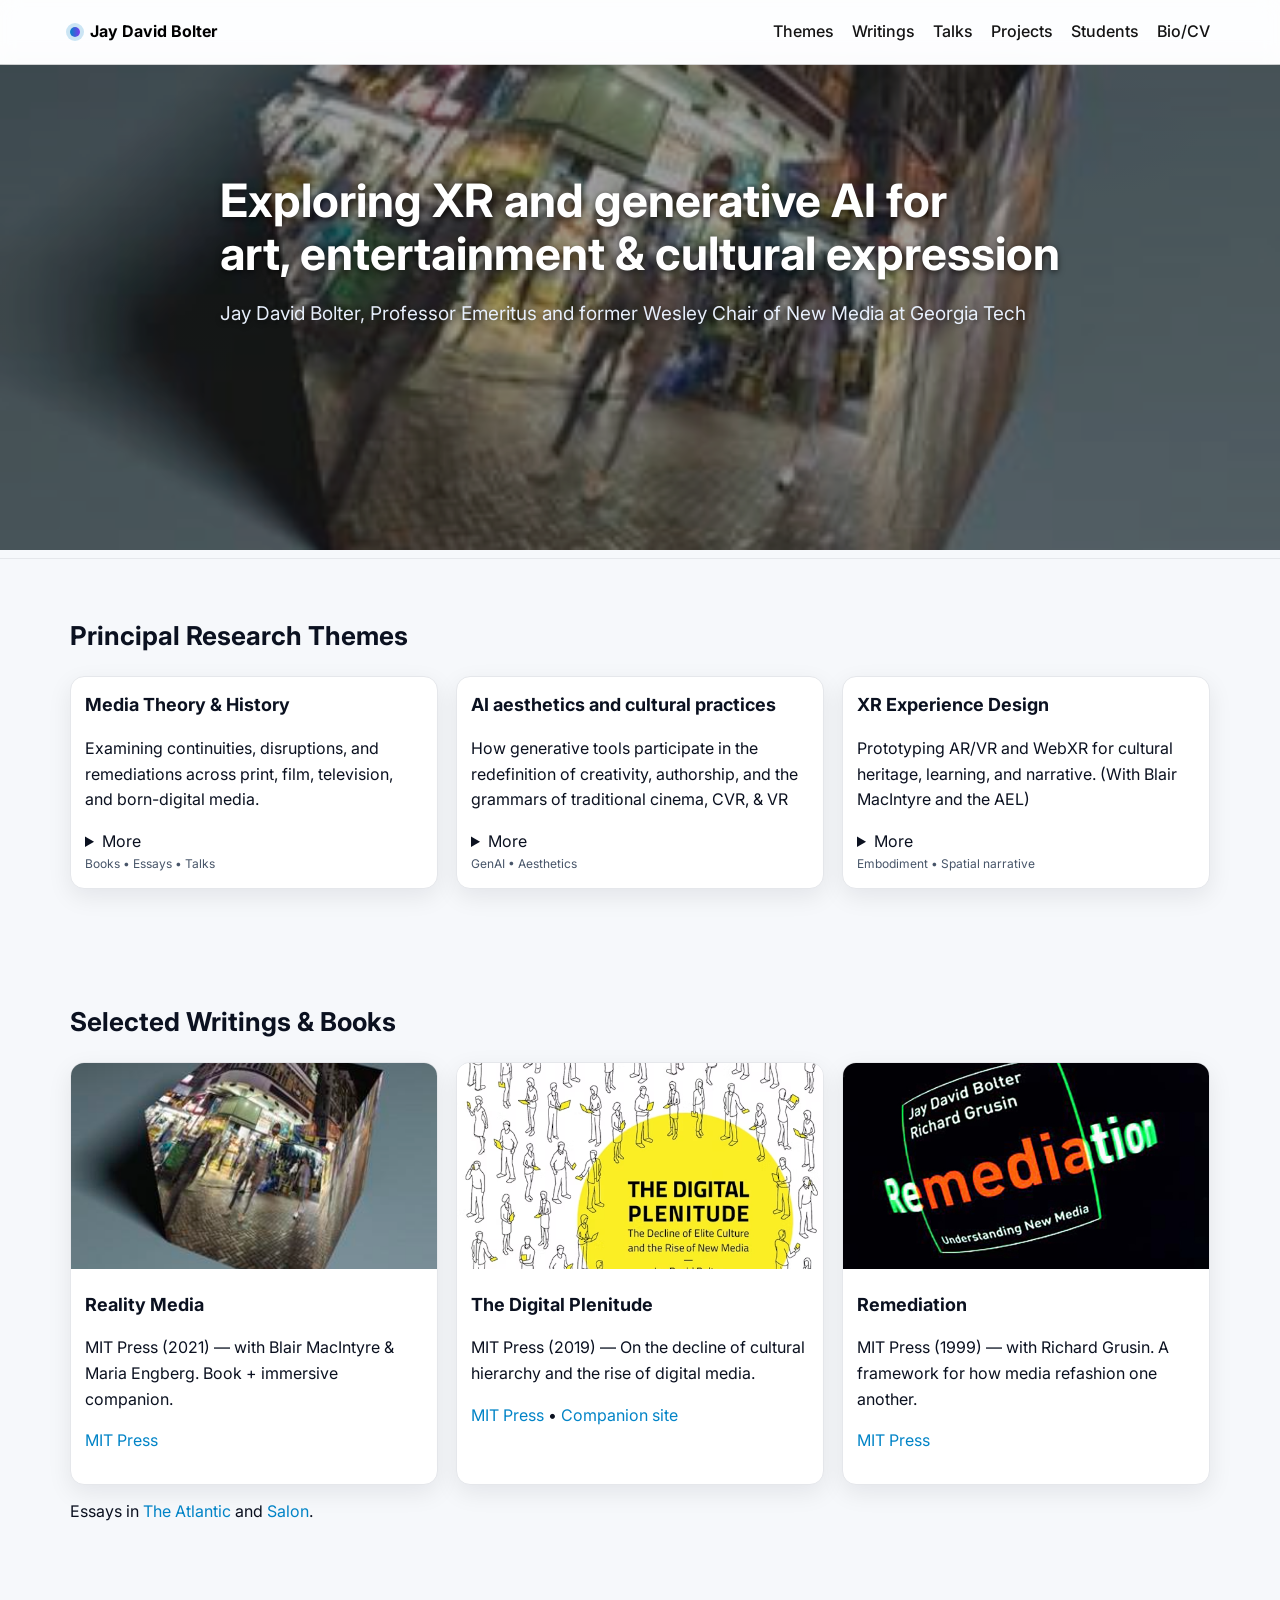
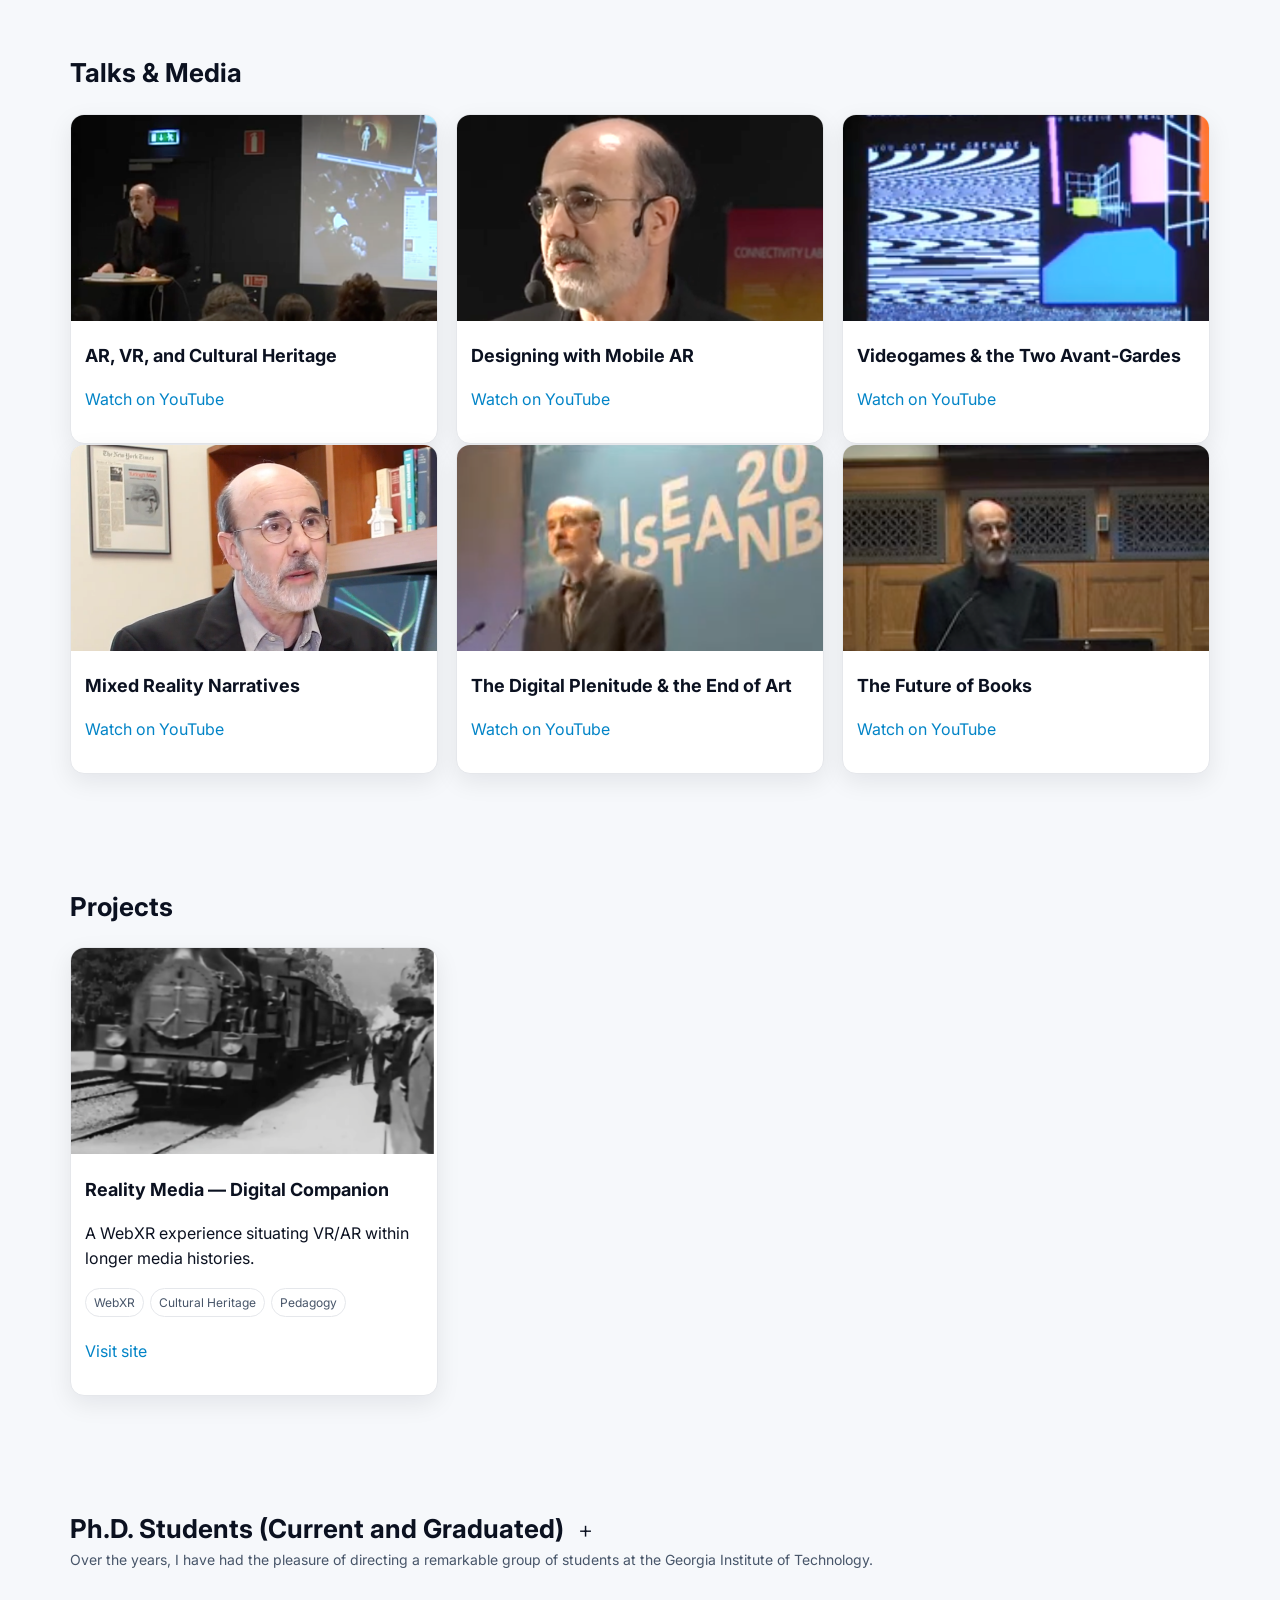
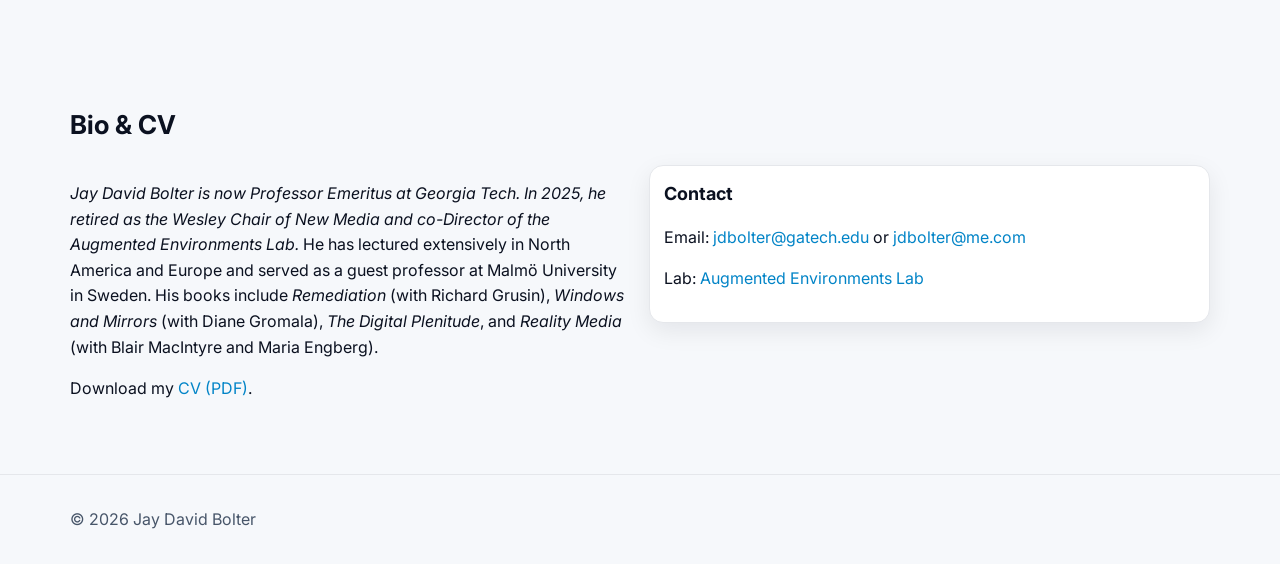
<file: index.html>
<!DOCTYPE html>
<html lang="en">
<head>
  <meta charset="utf-8" />
  <meta name="viewport" content="width=device-width, initial-scale=1" />
  <title>Jay David Bolter · Media Theory · XR & AI</title>
  <meta name="description" content="Professional page for Jay David Bolter: media theory & history, XR experience design, and AI affordances for expression." />
  <meta property="og:title" content="Jay David Bolter" />
  <meta property="og:description" content="Media theory & history, XR experience design, and AI affordances for expression." />
  <meta property="og:image" content="assets/banner.jpg" />
  <link rel="preconnect" href="https://fonts.googleapis.com">
  <link rel="preconnect" href="https://fonts.gstatic.com" crossorigin>
  <link href="https://fonts.googleapis.com/css2?family=Inter:wght@300;400;500;600;700&display=swap" rel="stylesheet">
  <link rel="stylesheet" href="assets/site.css">
</head>
<body>
  <a class="skip" href="#main">Skip to content</a>

  <!-- NAV -->
  <header class="nav" role="banner">
    <div class="container nav-inner">
      <div class="brand"><span class="brand-dot" aria-hidden="true"></span> Jay David Bolter</div>
      <nav class="links" aria-label="Primary">
        <a href="#focus">Themes</a>
        <a href="#writing">Writings</a>
        <a href="#talks">Talks</a>
        <a href="#projects">Projects</a>
        <a href="#students">Students</a>
        <a href="#bio">Bio/CV</a>
      </nav>
      <button class="burger" id="menuBtn" aria-expanded="false" aria-controls="m">Menu</button>
    </div>
  </header>

  <!-- HERO -->
  <section class="hero" id="home" aria-label="Hero">
    <div class="hero-bg" aria-hidden="true"></div>
    <div class="hero-media">
      <img src="assets/banner.jpg" alt="Abstract banner evoking XR and AI" />
      <div class="hero-content">
        <div class="hero-card">
          <h1>Exploring XR and generative AI for<br> art, entertainment & cultural expression</h1>
          <p class="lead">Jay David Bolter, Professor Emeritus and former Wesley Chair of New Media at Georgia Tech</p>
        </div>
      </div>
    </div>
  </section>

  <main id="main">
    <!-- FOCUS -->
    <section id="focus" aria-labelledby="focus-h">
      <div class="container">
        <div class="section-head">
          <h2 id="focus-h">Principal Research Themes</h2>
        </div>
        <div class="grid cols-3">
          <article class="card">
            <div class="card-body">
              <h3>Media Theory & History</h3>
              <p>Examining continuities, disruptions, and remediations across print, film, television, and born-digital media.</p>
              <details class="more">
                <summary>More</summary>
                <p>I study how new (digital) media affect and are affected by earlier media and media forms, including film, television, and print. That work began with Writing Space: The Computer, Hypertext and the Remediation of Print (first edition 1991; second edition 2001 by Lawrence Erlbaum). Writing Space examined the computer’s place in the history of symbolic (textual) media. I argue that digital hypertext is the remediation of the printed book. Remediation: Understanding New Media (coauthored by Richard Grusin, MIT Press, 1999) focuses on the relationship between visual digital expressions (such as computer games and the World Wide Web) and earlier media forms (such as film and television). We argue that digital forms both borrow from and seek to surpass earlier forms, and we give this process the name “remediation.” Windows and Mirrors (coauthored with Diane Gromala, MIT Press, 2003) examines digital art as a radical form of interface design. My most recent single-authored book The Digital Plenitude was published by MIT Press in 2019. It focuses on two developments in the second half of the twentieth-century century that have helped to define our media culture in the twenty-first: the decline of cultural hierarchy and the rise of digital media. There is a digital companion at www.digitalplenitude.net.</p>
              </details>
              <div class="meta">Books • Essays • Talks</div>
            </div>
          </article>
          <article class="card">
            <div class="card-body">
              <h3>AI aesthetics and cultural practices</h3>
              <p>How generative tools participate in the redefinition of creativity, authorship, and the grammars of traditional cinema, CVR, & VR</p>
              <details class="more">
                <summary>More</summary>
                <p>Working with current and recent Ph.D. students, I am exploring the aesthetics of generative AI, especially for the creation of traditional screen-based cinema, CVR, and 'true' 3D VR.</p>
              </details>
              <div class="meta">GenAI • Aesthetics</div>
            </div>
          </article>
          <article class="card">
            <div class="card-body">
              <h3>XR Experience Design</h3>
              <p>Prototyping AR/VR and WebXR for cultural heritage, learning, and narrative. (With Blair MacIntyre and the AEL)</p>
              <details class="more">
                <summary>More</summary>
                <p>For more than two decades, I worked with Prof. Blair MacIntyre who heads the AEL (Augmented Environments Lab) to explore new forms of informal education, personal expression, and entertainment. We designed and built a number of prototypes and experimental systems for Augmented Reality. More recently we created experiences in VR, and especially WebVR, a protocol that allows users to access VR through a web browser on a smartphone, computer, or through a VR headset. We created a digital companion to our book Reality Media (MIT Press, 2021) using this technology. Reality Media places virtual and augmented reality in the tradition of other media, especially film and television, that fashion visual and auditory realities for their viewers. The digital companion illustrates this tradition both as a website and an immersive experience.</p>
              </details>
              <div class="meta">Embodiment • Spatial narrative</div>
            </div>
          </article>
        </div>
      </div>
    </section>

    <!-- WRITING -->
    <section id="writing" aria-labelledby="writing-h">
      <div class="container">
        <div class="section-head">
          <h2 id="writing-h">Selected Writings & Books</h2>
        </div>
        <div class="grid cols-3">
          <article class="card">
            <img src="assets/talks/reality.png" alt="Books graphic" />
            <div class="card-body">
              <h3>Reality Media</h3>
              <p>MIT Press (2021) — with Blair MacIntyre & Maria Engberg. Book + immersive companion.</p>
              <p><a href="https://mitpress.mit.edu/9780262045124/reality-media/" target="_blank" rel="noopener">MIT Press</a></p>
            </div>
          </article>
          <article class="card">
            <img src="assets/talks/plenitude.png" alt="Books graphic" />
            <div class="card-body">
              <h3>The Digital Plenitude</h3>
              <p>MIT Press (2019) — On the decline of cultural hierarchy and the rise of digital media.</p>
              <p><a href="https://mitpress.mit.edu/9780262039734/the-digital-plenitude/" target="_blank" rel="noopener">MIT Press</a> • <a href="http://www.digitalplenitude.net" target="_blank" rel="noopener">Companion site</a></p>
            </div>
          </article>
          <article class="card">
            <img src="assets/talks/remediation.png" alt="Books graphic" />
            <div class="card-body">
              <h3>Remediation</h3>
              <p>MIT Press (1999) — with Richard Grusin. A framework for how media refashion one another.</p>
              <p><a href="https://mitpress.mit.edu/9780262522793/remediation/" target="_blank" rel="noopener">MIT Press</a></p>
            </div>
          </article>
        </div>
        <p style="margin-top:14px">Essays in <a href="https://www.theatlantic.com/technology/archive/2019/05/why-social-media-ruining-political-discourse/589108/" target="_blank" rel="noopener">The Atlantic</a> and <a href="https://www.salon.com/writer/jay-david-bolter" target="_blank" rel="noopener">Salon</a>.</p>
      </div>
    </section>

    <!-- TALKS -->
    <section id="talks" aria-labelledby="talks-h">
      <div class="container">
        <div class="section-head">
          <h2 id="talks-h">Talks & Media</h2>
        </div>
        <div class="grid cols-3">
          <article class="card">
            <img src="assets/talks/malmo.png" alt="Malmö talk thumbnail" />
            <div class="card-body">
              <h3>AR, VR, and Cultural Heritage</h3>
              <p><a href="https://youtu.be/hkXNz5d6hg8?feature=shared" target="_blank" rel="noopener">Watch on YouTube</a></p>
            </div>
          </article>
          <article class="card">
            <img src="assets/talks/designing.png" alt="Designing with AR thumbnail" style="object-position:center top;" />
            <div class="card-body">
              <h3>Designing with Mobile AR</h3>
              <p><a href="https://youtu.be/P0-_Sc5UKIQ?feature=shared" target="_blank" rel="noopener">Watch on YouTube</a></p>
            </div>
          </article>
          <article class="card">
            <img src="assets/talks/games.png" alt="Games & avant-gardes thumbnail" />
            <div class="card-body">
              <h3>Videogames & the Two Avant-Gardes</h3>
              <p><a href="https://youtu.be/50H6oA5K97w?feature=shared" target="_blank" rel="noopener">Watch on YouTube</a></p>
            </div>
          </article>
        </div>
        <div class="grid cols-3">
          <article class="card">
            <img src="assets/talks/mixed.png" alt="Mixed Reality Narratives thumbnail" style="object-position:center top;" />
            <div class="card-body">
              <h3>Mixed Reality Narratives</h3>
              <p><a href="https://www.youtube.com/watch?v=VfJPQSbQXXM" target="_blank" rel="noopener">Watch on YouTube</a></p>
            </div>
          </article>
          <article class="card">
            <img src="assets/talks/istanbul.png" alt="The Digital Plenitude & the End of Art thumbnail" style="object-position:center top;" />
            <div class="card-body">
              <h3>The Digital Plenitude & the End of Art</h3>
              <p><a href="https://www.youtube.com/watch?v=SkojYeok6LY" target="_blank" rel="noopener">Watch on YouTube</a></p>
            </div>
          </article>
          <article class="card">
            <img src="assets/talks/books.png" alt="The Future of Books thumbnail" style="object-position:center top;" />
            <div class="card-body">
              <h3>The Future of Books</h3>
              <p><a href="https://www.youtube.com/watch?v=1F2mrr7FYw8" target="_blank" rel="noopener">Watch on YouTube</a></p>
            </div>
          </article>
        </div>
      </div>
    </section>

    <!-- PROJECTS with filters -->
    <section id="projects" aria-labelledby="projects-h">
      <div class="container">
        <div class="section-head">
          <h2 id="projects-h">Projects</h2>
        </div>
        <!--
        <div class="filters" role="toolbar" aria-label="Project filters">
          <button class="chip" data-filter="all" aria-pressed="true">All</button>
          <button class="chip" data-filter="xr">XR</button>
          <button class="chip" data-filter="ai">AI</button>
          <button class="chip" data-filter="theory">Theory</button>
        </div>
        -->
        <div class="grid cols-3" id="projectGrid">
          <article class="card" data-tags="xr theory">
            <img src="assets/projects/realitymedia.png" alt="RealityMedia image" />
            <div class="card-body">
              <h3>Reality Media — Digital Companion</h3>
              <p>A WebXR experience situating VR/AR within longer media histories.</p>
              <div><span class="tag">WebXR</span><span class="tag">Cultural Heritage</span><span class="tag">Pedagogy</span></div>
              <p><a href="https://realitymedia.digital/" target="_blank" rel="noopener">Visit site</a></p>
            </div>
          </article>
        </div>
      </div>
    </section>

    <!-- STUDENTS (collapsible) -->
    <section id="students" aria-labelledby="students-h">
      <div class="container">
        <div class="section-head clickable" id="studentsToggle" role="button" tabindex="0" aria-expanded="false" aria-controls="studentsContent">
          <div>
            <h2 id="students-h">Ph.D. Students (Current and Graduated) <span class="toggle-icon" aria-hidden="true">+</span></h2>
            <p class="section-subtitle"> Over the years, I have had the pleasure of directing a remarkable group of students at the Georgia Institute of Technology.</p>
          </div>
        </div>
        <div id="studentsContent" class="collapsible-content" aria-hidden="true">
          <div class="grid cols-3" id="studentsGrid">
            <!-- Student cards will be dynamically loaded from students.json -->
          </div>
        </div>
      </div>
    </section>

    <!-- BIO/CV -->
    <section id="bio" aria-labelledby="bio-h">
      <div class="container">
        <div class="section-head">
          <h2 id="bio-h">Bio & CV</h2>
        </div>
        <div class="grid cols-2">
          <div>
            <p><em>Jay David Bolter is now Professor Emeritus at Georgia Tech. In 2025, he retired as the Wesley Chair of New Media and co-Director of the Augmented Environments Lab.</em> He has lectured extensively in North America and Europe and served as a guest professor at Malmö University in Sweden. His books include <em>Remediation</em> (with Richard Grusin), <em>Windows and Mirrors</em> (with Diane Gromala), <em>The Digital Plenitude</em>, and <em>Reality Media</em> (with Blair MacIntyre and Maria Engberg).</p>
            <p>Download my <a href="bolter-cv.pdf" target="_blank" rel="noopener">CV (PDF)</a>.</p>
          </div>
          <div>
            <div class="card"><div class="card-body">
              <h3>Contact</h3>
              <p>Email: <a href="mailto:jdbolter@gatech.edu">jdbolter@gatech.edu</a> or <a href="mailto:jdbolter@me.com">jdbolter@me.com</a></p>
              <p>Lab: <a href="https://ael.gatech.edu/" target="_blank" rel="noopener">Augmented Environments Lab</a></p>
            </div></div>
          </div>
        </div>
      </div>
    </section>
  </main>

  <footer role="contentinfo">
    <div class="container foot">
      <div>© <span id="year"></span> Jay David Bolter</div>
    </div>
  </footer>


  <script>
    // Theme preference
    const toggle = document.getElementById('themeToggle');
    const saved = localStorage.getItem('theme');
    if(saved){ document.documentElement.dataset.theme = saved; }
    toggle?.addEventListener('click', ()=>{
      const next = document.documentElement.dataset.theme === 'light' ? 'dark' : 'light';
      document.documentElement.dataset.theme = next;
      localStorage.setItem('theme', next);
    });

    // Mobile menu (simple disclosure pattern using dialog semantics)
    const menuBtn = document.getElementById('menuBtn');
    menuBtn?.addEventListener('click', ()=>{
      const links = document.querySelector('.links');
      const isOpen = getComputedStyle(links).display !== 'none';
      links.style.display = isOpen ? 'none' : 'flex';
      menuBtn.setAttribute('aria-expanded', String(!isOpen));
    });

    /*
    // Project filters (temporarily disabled)
    const chips = document.querySelectorAll('.chip');
    const cards = document.querySelectorAll('#projectGrid .card');
    chips.forEach(ch => ch.addEventListener('click', ()=>{
      chips.forEach(c=>c.setAttribute('aria-pressed','false'));
      ch.setAttribute('aria-pressed','true');
      const f = ch.dataset.filter;
      cards.forEach(card=>{
        if(f==='all'){ card.style.display='block';}
        else {
          const tags = card.getAttribute('data-tags');
          card.style.display = tags.includes(f) ? 'block' : 'none';
        }
      });
    }));
    */

    // Year
    document.getElementById('year').textContent = new Date().getFullYear();

    // Load students from JSON
    fetch('assets/students/students.json')
      .then(response => response.json())
      .then(students => {
        const grid = document.getElementById('studentsGrid');
        const fullCards = students.filter(student => student.display !== 'compact');
        const compactStudents = students.filter(student => student.display === 'compact');

        fullCards.forEach(student => {
          const card = document.createElement('article');
          card.className = 'card';
          
          const photoSrc = student.photo || 'placeholder.svg';
          
          card.innerHTML = `
            <img src="assets/students/${photoSrc}" alt="${student.name}" onerror="this.src='assets/students/placeholder.svg'" />
            <div class="card-body">
              <h3>${student.name}</h3>
              <p>${student.bio}</p>
              ${student.website ? `<p><a href="${student.website}" target="_blank" rel="noopener">Website</a></p>` : ''}
              <div class="meta">${student.year}</div>
            </div>
          `;
          grid.appendChild(card);
        });

        if(compactStudents.length){
          const compactList = document.createElement('ul');
          compactList.className = 'student-compact-list';
          compactList.setAttribute('aria-label', 'Additional graduates');

          compactStudents.forEach(student => {
            const item = document.createElement('li');
            const name = document.createElement('span');
            const year = document.createElement('span');

            name.className = 'student-compact-name';
            name.textContent = student.name;
            year.className = 'meta';
            year.textContent = student.year;

            item.append(name, year);
            compactList.appendChild(item);
          });

          grid.appendChild(compactList);
        }
      })
      .catch(err => console.error('Error loading students:', err));

    // Students section toggle
    const studentsToggle = document.getElementById('studentsToggle');
    const studentsContent = document.getElementById('studentsContent');
    const toggleIcon = studentsToggle?.querySelector('.toggle-icon');
    
    studentsToggle?.addEventListener('click', ()=>{
      const isExpanded = studentsToggle.getAttribute('aria-expanded') === 'true';
      studentsToggle.setAttribute('aria-expanded', String(!isExpanded));
      studentsContent.setAttribute('aria-hidden', String(isExpanded));
      studentsContent.classList.toggle('expanded');
      toggleIcon.classList.toggle('open');
    });
    
    // Allow keyboard activation (Enter/Space)
    studentsToggle?.addEventListener('keydown', (e)=>{
      if(e.key === 'Enter' || e.key === ' '){
        e.preventDefault();
        studentsToggle.click();
      }
    });


    // Simple reveal on scroll
    const reveal = new IntersectionObserver((entries)=>{
      entries.forEach(entry=>{
        if(entry.isIntersecting){
          entry.target.style.transform='translateY(0)';
          entry.target.style.opacity=1; reveal.unobserve(entry.target);
        }
      })
    },{threshold:.12});
    document.querySelectorAll('.card, .hero-card').forEach(el=>{
      el.style.opacity=0; el.style.transform='translateY(12px)'; el.style.transition='opacity .6s ease, transform .6s ease';
      reveal.observe(el);
    });

  </script>
</body>
</html>
</file>
<file: assets/site.css>
:root{
      --bg: #0c0f14; --text:#e7edf7; --muted:#98a5ba; --surface:#101520; --panel:#141b28;
      --border:#202838; --accent:#6ee7ff; --accent2:#a78bfa; --ring: rgba(110,231,255,.4);
      --shadow: 0 10px 30px rgba(0,0,0,.35);
    }
    @media (prefers-color-scheme: light){
      :root{ --bg:#f6f8fb; --text:#0b1120; --muted:#475569; --surface:#ffffff; --panel:#ffffff; --border:#e5e7eb; --accent:#0284c7; --accent2:#7c3aed; --ring: rgba(2,132,199,.2); --shadow:0 8px 24px rgba(2,6,23,.08);} }
    *,*::before,*::after{box-sizing:border-box}
    html,body{height:100%}
    body{margin:0;padding-top:64px;background:var(--bg);color:var(--text);font-family:'Inter',system-ui,Segoe UI,Roboto,Arial,sans-serif;line-height:1.6}
    a{color:var(--accent);text-decoration:none}
    a:hover{text-decoration:underline}
    .container{max-width:1180px;margin:0 auto;padding:0 20px}

    /* Skip link */
    .skip{position:absolute;left:-9999px;top:auto;overflow:hidden}
    .skip:focus{left:16px;top:16px;background:var(--panel);border:2px solid var(--accent);padding:8px 12px;border-radius:8px;z-index:10000}

    /* NAV */
    .nav{position:fixed;top:0;left:0;right:0;z-index:1100;background:rgba(255,255,255,0.78);backdrop-filter:saturate(140%) blur(10px);border-bottom:1px solid rgba(0,0,0,0.1)}
    .nav-inner{display:flex;align-items:center;justify-content:space-between;height:64px}
    .brand{display:flex;align-items:center;gap:10px;font-weight:700;color:#000;}
    .brand-dot{width:10px;height:10px;border-radius:50%;background:linear-gradient(90deg,var(--accent),var(--accent2));box-shadow:0 0 0 4px var(--ring)}
    .links{display:flex;gap:18px;align-items:center}
    .links a{color:#000;opacity:.92;font-weight:500}
    .burger{display:none}
    @media (max-width:760px){.links{display:none}.burger{display:inline-flex;align-items:center;gap:8px;border:1px solid var(--border);background:transparent;color:var(--muted);padding:6px 10px;border-radius:10px;}}

    /* HERO */
    .hero{position:relative;overflow:hidden;border-bottom:1px solid var(--border)}
    .hero-bg{position:absolute;inset:0;background:radial-gradient(1200px 600px at 20% -10%,rgba(110,231,255,.25),transparent 60%),radial-gradient(900px 500px at 85% 10%,rgba(167,139,250,.22),transparent 55%),linear-gradient(180deg,rgba(255,255,255,.06),rgba(255,255,255,0));pointer-events:none}
    .hero-media{position:relative}
    /* .hero-media::after{content:"";position:absolute;inset:0;background:linear-gradient(180deg,rgba(0,0,0,.42),rgba(0,0,0,.42));pointer-events:none} */
    .hero-media::after{content:"";position:absolute;inset:0;pointer-events:none;}
    .hero-media img{
      width:100%;
      height:54vh;
      object-fit:cover;
      filter: brightness(0.6) saturate(105%) contrast(98%);
      opacity:0.94;
    }
    .hero-content{
      position:absolute;
      inset:0;
      display:grid;
      place-items:center;
      transform: translateY(-6vh);
      /* The card sits over the image, no background overlay needed */
    }
    .hero-card{
      margin:24px;
      background: transparent;
      border: none;
      border-radius: 0;
      box-shadow: none;
      backdrop-filter: none;
      max-width: min(1020px,92%);
      padding:24px;
    }
    .hero-card h1,
    .hero-card .lead {
      text-shadow: 0 2px 6px rgba(0,0,0,0.6);
    }
    .hero-card h1{color:#ffffff;}
    .hero-card .lead{color:#eaf2ff;opacity:.98}
    .eyebrow{font-size:12px;letter-spacing:.14em;text-transform:uppercase;color:#d8e4f7}
    h1{font-size:clamp(26px,4vw,46px);line-height:1.15;margin:.2em 0}
    .lead{font-size:clamp(16px,2.2vw,19px);color:var(--muted)}
    .cta{display:flex;flex-wrap:wrap;gap:12px;margin-top:14px}
    .btn{display:inline-flex;align-items:center;gap:8px;padding:10px 14px;border-radius:12px;border:1px solid var(--border);background:var(--surface);color:var(--text);font-weight:600}
    .btn.primary{background:linear-gradient(90deg,var(--accent),var(--accent2));color:#081018;border:none}

    /* SECTIONS */
    main section{padding:56px 0}
    .section-head{display:flex;align-items:flex-end;justify-content:space-between;gap:10px;margin-bottom:20px}
    .section-head h2{margin:0;font-size:26px}
    .kicker{color:var(--muted);font-size:14px}

    /* XR MODAL & DETAILS */
    details.more{margin-top:8px}
    details.more summary{cursor:pointer}
    dialog{border:1px solid var(--border);border-radius:12px;padding:20px;background:var(--surface);color:var(--text);max-width:720px;box-shadow:var(--shadow)}
    dialog::backdrop{background:rgba(0,0,0,.5)}

    /* GRIDS */
    .grid{display:grid;gap:18px}
    .grid.cols-3{grid-template-columns:repeat(3,1fr)}
    .grid.cols-2{grid-template-columns:repeat(2,1fr)}
    @media (max-width:980px){.grid.cols-3{grid-template-columns:repeat(2,1fr)}}
    @media (max-width:720px){.grid.cols-3,.grid.cols-2{grid-template-columns:1fr}}
    .card{background:var(--panel);border:1px solid var(--border);border-radius:14px;overflow:hidden;box-shadow:var(--shadow);transition:transform .2s ease}
    .card:hover{transform:translateY(-3px)}
    .card img{width:100%;aspect-ratio:16/9;object-fit:cover}
    #studentsGrid .card img{height:300px;aspect-ratio:auto}
    #studentsGrid img[src$="Fisher.webp"]{object-position:center 20%}
    #studentsGrid img[src$="Fiorilli.jpg"]{object-position:center top}
    #studentsGrid img[src$="Soy.jpg"]{object-position:center top}
    #studentsGrid img[src$="Rouse.jpg"]{object-position:center 25%}
    #studentsGrid img[src$="Phelps.png"]{object-fit:contain;background:#0c0f14}
    .student-compact-list{grid-column:1/-1;list-style:none;margin:0;padding:0;border:1px solid var(--border);border-radius:14px;overflow:hidden;background:var(--panel);box-shadow:var(--shadow)}
    .student-compact-list li{display:flex;align-items:baseline;justify-content:space-between;gap:18px;padding:12px 14px}
    .student-compact-list li+li{border-top:1px solid var(--border)}
    .student-compact-name{font-weight:600}
    .card-body{padding:14px}
    .card h3{margin:0 0 6px;font-size:18px}
    .meta{color:var(--muted);font-size:12px}
    .tag{display:inline-block;margin-right:6px;margin-bottom:6px;padding:4px 8px;border:1px solid var(--border);border-radius:999px;color:var(--muted);font-size:12px}

    /* FILTER TABS */
    .filters{display:flex;flex-wrap:wrap;gap:8px;margin:8px 0 18px}

    /* COLLAPSIBLE SECTION */
    .clickable{cursor:pointer;user-select:none;transition:opacity .2s ease}
    .clickable:hover{opacity:.85}
    .clickable:focus-visible{outline:2px solid var(--accent);outline-offset:4px;border-radius:4px}
    .section-subtitle{margin:0;color:var(--muted);font-size:14px;font-weight:400}
    .toggle-icon{display:inline-block;margin-left:8px;font-size:24px;font-weight:300;transition:transform .3s ease}
    .toggle-icon.open{transform:rotate(45deg)}
    .collapsible-content{max-height:0;overflow:hidden;transition:max-height .4s ease, opacity .3s ease;opacity:0}
    .collapsible-content.expanded{max-height:5000px;opacity:1;margin-top:20px}
    .chip{border:1px solid var(--border);background:transparent;color:var(--muted);padding:6px 10px;border-radius:999px;cursor:pointer}
    .chip[aria-pressed="true"]{background:var(--surface);color:var(--text);box-shadow:0 0 0 3px var(--ring)}

    /* TIMELINE */
    .timeline{position:relative;margin-left:6px}
    .timeline::before{content:"";position:absolute;left:10px;top:0;bottom:0;width:2px;background:var(--border)}
    .t-item{position:relative;margin-left:28px;padding:10px 0}
    .t-item::before{content:"";position:absolute;left:-18px;top:12px;width:10px;height:10px;background:linear-gradient(90deg,var(--accent),var(--accent2));border-radius:50%;box-shadow:0 0 0 3px var(--bg)}
    .t-title{font-weight:600}

    /* FOOTER */
    footer{border-top:1px solid var(--border);padding:32px 0;color:var(--muted)}
    .foot{display:grid;gap:16px;grid-template-columns:1fr auto;align-items:center}
    @media (max-width:720px){.foot{grid-template-columns:1fr}}

    @media (max-width:720px){
      .hero-content{ transform: translateY(-3vh); }
      .student-compact-list li{align-items:flex-start;flex-direction:column;gap:2px}
    }

    /* Motion reduction */
    @media (prefers-reduced-motion: reduce){
      .card,.hero-card{transition:none}
      .hero-content{display:block}
    }

    /* Smooth scrolling (respect reduced motion) */
    @media (prefers-reduced-motion: no-preference){
      html { scroll-behavior: smooth; }
    }
    /* Prevent headings from hiding under sticky nav */
    section { scroll-margin-top: 76px; }
</file>
